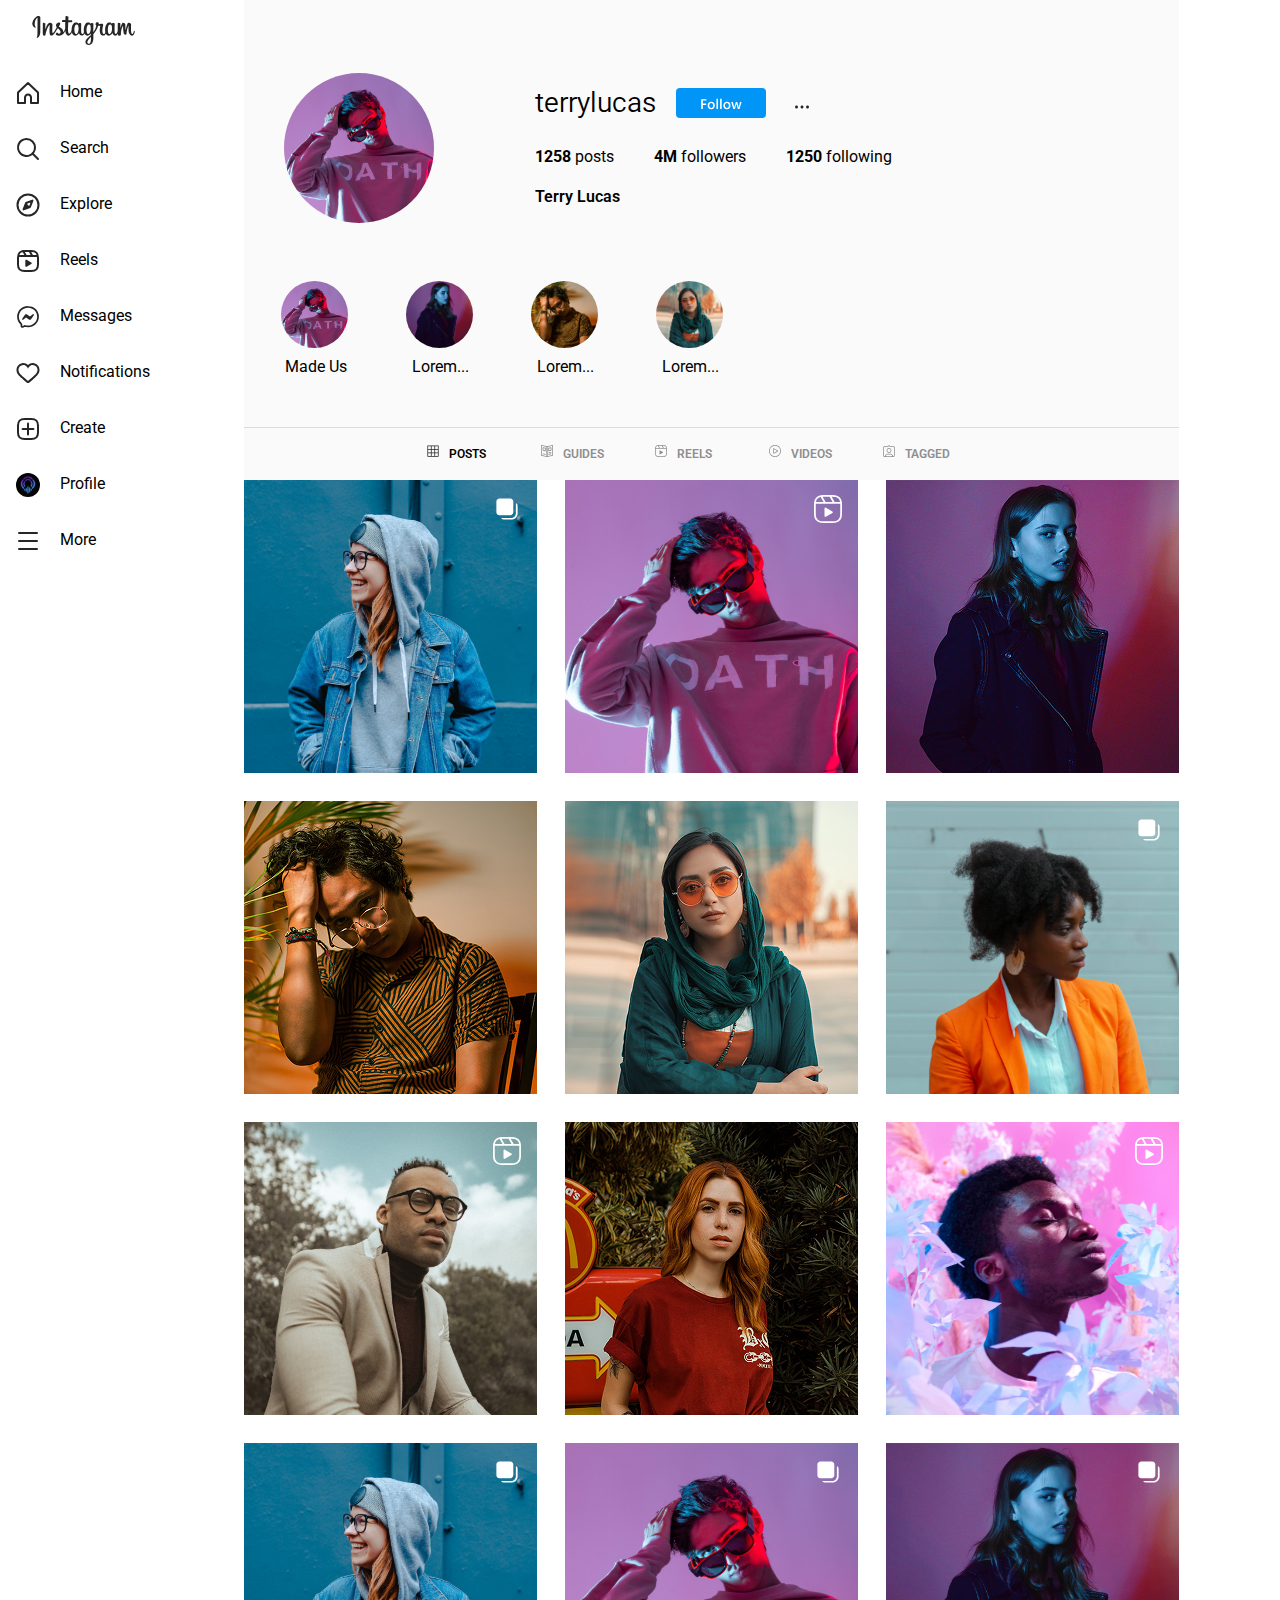
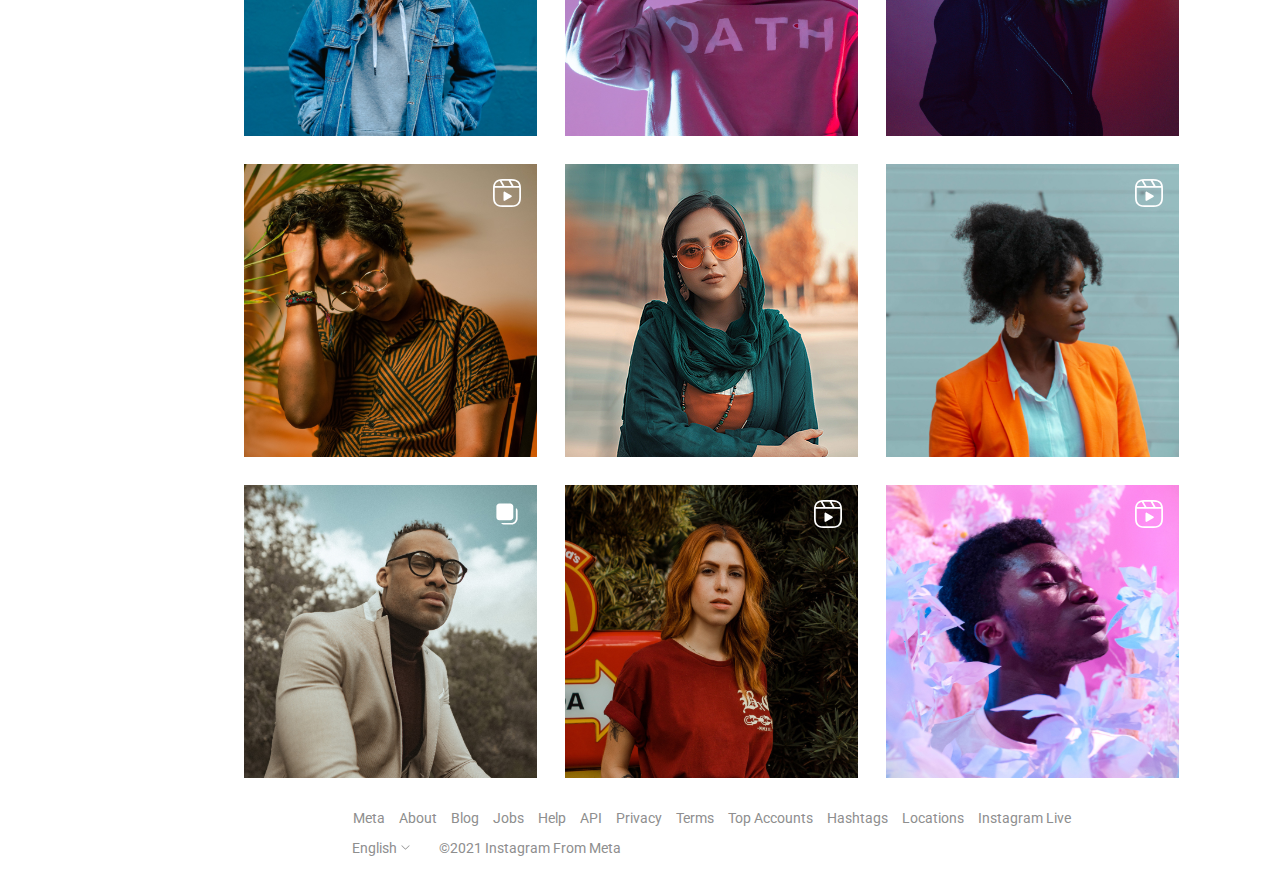
<file: index.html>
<!DOCTYPE html>
<html lang="en">
<head>
    <meta charset="UTF-8">
    <meta name="viewport" content="width=device-width, initial-scale=1.0">
    
    <link rel="preconnect" href="https://fonts.googleapis.com">
    <link rel="preconnect" href="https://fonts.gstatic.com" crossorigin>
    <link href="https://fonts.googleapis.com/css2?family=Roboto:ital,wght@0,100..900;1,100..900&display=swap" rel="stylesheet">
    <link rel="stylesheet" href="./styles/styles.css">
    <title>Nueva versión clon Instagram</title>
</head>
<body>
    
    <div class="container">

<!--
      _     _      _                
     (_)   | |    | |               
  ___ _  __| | ___| |__   __ _ _ __ 
 / __| |/ _` |/ _ \ '_ \ / _` | '__|
 \__ \ | (_| |  __/ |_) | (_| | |   
 |___/_|\__,_|\___|_.__/ \__,_|_|   
                                    
                                    -->

    <div class="sidebar">
        <div class="logo-instagram">
            <img src="images/logos/logoInstagram.svg" alt="logo Instagram">  
        </div>
        <div class="navbar">
            <nav> 
                <ul>
                    <li><a href="#" class="nav-item">
                        <span class="nav-icon"><img src="images/logos/logoHome.svg" alt="home"></span>
                        <span class="nav-text">Home</span></a></li>
                    <li><a href="#" class="nav-item">
                        <span class="nav-icon"><img src="images/logos/logoSearch.svg" alt="search"></span>
                        <span class="nav-text">Search</span></a></li>
                    <li><a href="#" class="nav-item">
                        <span class="nav-icon"><img src="images/logos/logoExplore.svg" alt="explore"></span>
                        <span class="nav-text">Explore</span></a></li>
                    <li><a href="#" class="nav-item">
                        <span class="nav-icon"><img src="images/logos/logoReels.svg" alt="reels"></span>
                        <span class="nav-text">Reels</span></a></li>    
                    <li><a href="#" class="nav-item">
                        <span class="nav-icon"><img src="images/logos/logoMessages.svg" alt="messages"></span>
                        <span class="nav-text">Messages</span></a></li>
                    <li><a href="#" class="nav-item">
                        <span class="nav-icon"><img src="images/logos/logoNotificaciones.svg" alt="Notifications"></span>
                        <span class="nav-text">Notifications</span></a></li>
                    <li><a href="#" class="nav-item">
                        <span class="nav-icon"><img src="images/logos/logoCreate.svg" alt="Create"></span>
                        <span class="nav-text">Create</span></a></li>
                    <li><a href="#" class="nav-item">
                        <span class="nav-icon"><img src="images/logos/logoProfile.svg" alt="profile"></span>
                        <span class="nav-text">Profile</span></a></li>
                    <li><a href="#" class="nav-item">
                        <span class="nav-icon"><img src="images/logos/logoMore.svg" alt="more"></span>
                        <span class="nav-text">More</span></a></li>              
                </ul>
            </nav>  
        </div>      
    </div>
<!--   
                   __ _ _      
                  / _(_) |     
  _ __  _ __ ___ | |_ _| | ___ 
 | '_ \| '__/ _ \|  _| | |/ _ \
 | |_) | | | (_) | | | | |  __/
 | .__/|_|  \___/|_| |_|_|\___|
 | |                           
 |_|                           -->

    <div class="profile-zone">
        <div class="profilePic">
            <img src="images/fotos/chico2.jfif" alt="Chico guapo posando">
        </div>
        <div class="profileBody">
            <div class="userAccount">
                <div class="userName">
                    terrylucas
                </div>
                <div class="followButton">
                    <img src="images/logos/followButton.svg" alt="follow">
                </div>
                <div class="dots">
                    <img src="images/logos/threeDots.svg" alt="More info">
                </div>
            </div>
            <div class="userStats">
                <div class="posts">
                    <b>1258</b> posts
                </div>
                <div class="followers">
                    <b>4M</b> followers
                </div>
                <div class="following">
                    <b>1250</b> following
                </div>
            </div> 
            <div class="userBio">
                Terry Lucas    
            </div>
        </div>
    </div>


<!--
  _     _       _     _ _       _     _                   _     
 | |   (_)     | |   | (_)     | |   | |                 | |    
 | |__  _  __ _| |__ | |_  __ _| |__ | |_   _ __ ___  ___| |___ 
 | '_ \| |/ _` | '_ \| | |/ _` | '_ \| __| | '__/ _ \/ _ \ / __|
 | | | | | (_| | | | | | | (_| | | | | |_  | | |  __/  __/ \__ \
 |_| |_|_|\__, |_| |_|_|_|\__, |_| |_|\__| |_|  \___|\___|_|___/
           __/ |           __/ |                                
          |___/           |___/                                 
-->
<div class="highlight-reels">
    <div class="highlightContainer">
        <div class="highlights">
            <div class="highlight1">
            <img src="images/fotos/chico2.jfif" alt="chico guapo posando">
            <p>Made Us</p>
            </div>      
        </div>    
        <div class="highlights">
            <div class="highlight2">
            <img src="images/fotos/chica3.jpg" alt="chica guapa">
            <p>Lorem...</p>
            </div>        
        </div>
        <div class="highlights">
            <div class="highlight3">
            <img src="images/fotos/chico4.jpg" alt="chico guapo">
            <p>Lorem...</p>
            </div>     
        </div>
        <div class="highlights">
            <div class="highlight4">
            <img src="images/fotos/chica5.jpg" alt="chica guapa">
            <p>Lorem...</p>
            </div>               
        </div>
    </div>
</div>
<!--
        _           _                     _     _ 
       | |         | |                   (_)   | |
  _ __ | |__   ___ | |_ ___     __ _ _ __ _  __| |
 | '_ \| '_ \ / _ \| __/ _ \   / _` | '__| |/ _` |
 | |_) | | | | (_) | || (_) | | (_| | |  | | (_| |
 | .__/|_| |_|\___/ \__\___/   \__, |_|  |_|\__,_|
 | |                            __/ |             
 |_|                           |___/              -->


<div class="gridNav">
    <div class="grid-tab">
        <div class="post-tab">
            <a href="#"><img src="images/logos/logoPosts.svg" alt="Posts">POSTS</a>
        </div>
    </div>    
    <div class="grid-tab">    
        <div class="guides">
            <a href="#"><img src="images/logos/logoGuides.svg" alt="Guides">GUIDES</a>
        </div>
    </div>    
    <div class="grid-tab">
        <div class="reels">
            <a href="#"><img src="images/logos/logoReelsGris.svg" alt="Reels">REELS</a>
        </div>
    </div>      
    <div class="grid-tab">
        <div class="videos">
            <a href="#"><img src="images/logos/logoVideos.svg" alt="Videos">VIDEOS</a>
        </div>
    </div>  
    <div class="grid-tab">
        <div class="tagged">
            <a href="#"><img src="images/logos/logoTagged.svg" alt="Tagged">TAGGED</a>
        </div>       
    </div>       
</div>
            
<div class="photo-grid">
    <div name="img1">
        <span name="grid-img"><img src="images/fotos/img1.svg" alt="chica guapa"></span>
    </div>
    <div name="img2">
        <img src="images/fotos/img2.svg" alt="chico guapo">
    </div>
    <div name="img3">
        <img src="images/fotos/chica3.jpg" alt="guapa">
    </div>
    <div name="img4">
        <img src="images/fotos/chico4.jpg" alt="guapo">
    </div>
    <div name="img5">
        <img src="images/fotos/chica5.jpg" alt="guapa">
    </div>
    <div name="img6">
        <img src="images/fotos/img6.svg" alt="guapa">
    </div>
    <div name="img7">
        <img src="images/fotos/img7.svg" alt="guapo">
    </div>
    <div name="img8">
        <img src="images/fotos/chica8.jpg" alt="guapa">
    </div>
    <div name="img9"> 
        <img src="images/fotos/img9.svg" alt="guapo">
    </div>
    <div name="img10">
        <img src="images/fotos/img1.svg" alt="chica guapa">
    </div>
    <div name="img11">
        <img src="images/fotos/img11.svg" alt="chico guapo">
    </div>
    <div name="img12">
        <img src="images/fotos/img12.svg" alt="guapa">
    </div>
    <div name="img13">
        <img src="images/fotos/img13.svg" alt="guapo">
    </div>
    <div name="img14">
        <img src="images/fotos/chica5.jpg" alt="guapa">
    </div>
    <div name="img15">
        <img src="images/fotos/img15.svg" alt="guapa">
    </div>
    <div name="img16">
        <img src="images/fotos/img16.svg" alt="guapo">
    </div>
    <div name="img17">
        <img src="images/fotos/img17.svg" alt="guapa">
    </div>
    <div name="img18">
        <img src="images/fotos/img18.svg" alt="guapo">
    </div>
</div>

<!--
              _     _ _    __            _            
             | |   | (_)  / _|          | |           
  _ __  _   _| |__ | |_  | |_ ___   ___ | |_ ___ _ __ 
 | '_ \| | | | '_ \| | | |  _/ _ \ / _ \| __/ _ \ '__|
 | |_) | |_| | |_) | | | | || (_) | (_) | ||  __/ |   
 | .__/ \__,_|_.__/|_|_| |_| \___/ \___/ \__\___|_|   
 | |                                                  
 |_|                                                  -->

    <div class="publi-footer">
        <div class="footer1">
            <nav>
                <ul>
                    <li><a href="#">Meta</a></li>
                    <li><a href="#">About</a></li>
                    <li><a href="#">Blog</a></li>
                    <li><a href="#">Jobs</a></li>
                    <li><a href="#">Help</a></li>
                    <li><a href="#">API</a></li>
                    <li><a href="#">Privacy</a></li>
                    <li><a href="#">Terms</a></li>
                    <li><a href="#">Top Accounts</a></li>
                    <li><a href="#">Hashtags</a></li>
                    <li><a href="#">Locations</a></li>
                    <li><a href="#">Instagram Live</a></li>
                </ul>
            </nav>
        </div>
        <div class="footer2">
            <nav>
                <ul>
                    <li>English <img src="images/logos/dropdown.svg" alt=""></li>
                    <li>&copy;2021 Instagram From Meta</li>
                </ul>
            </nav>
        </div>
</div>
</body>
</html>
</file>
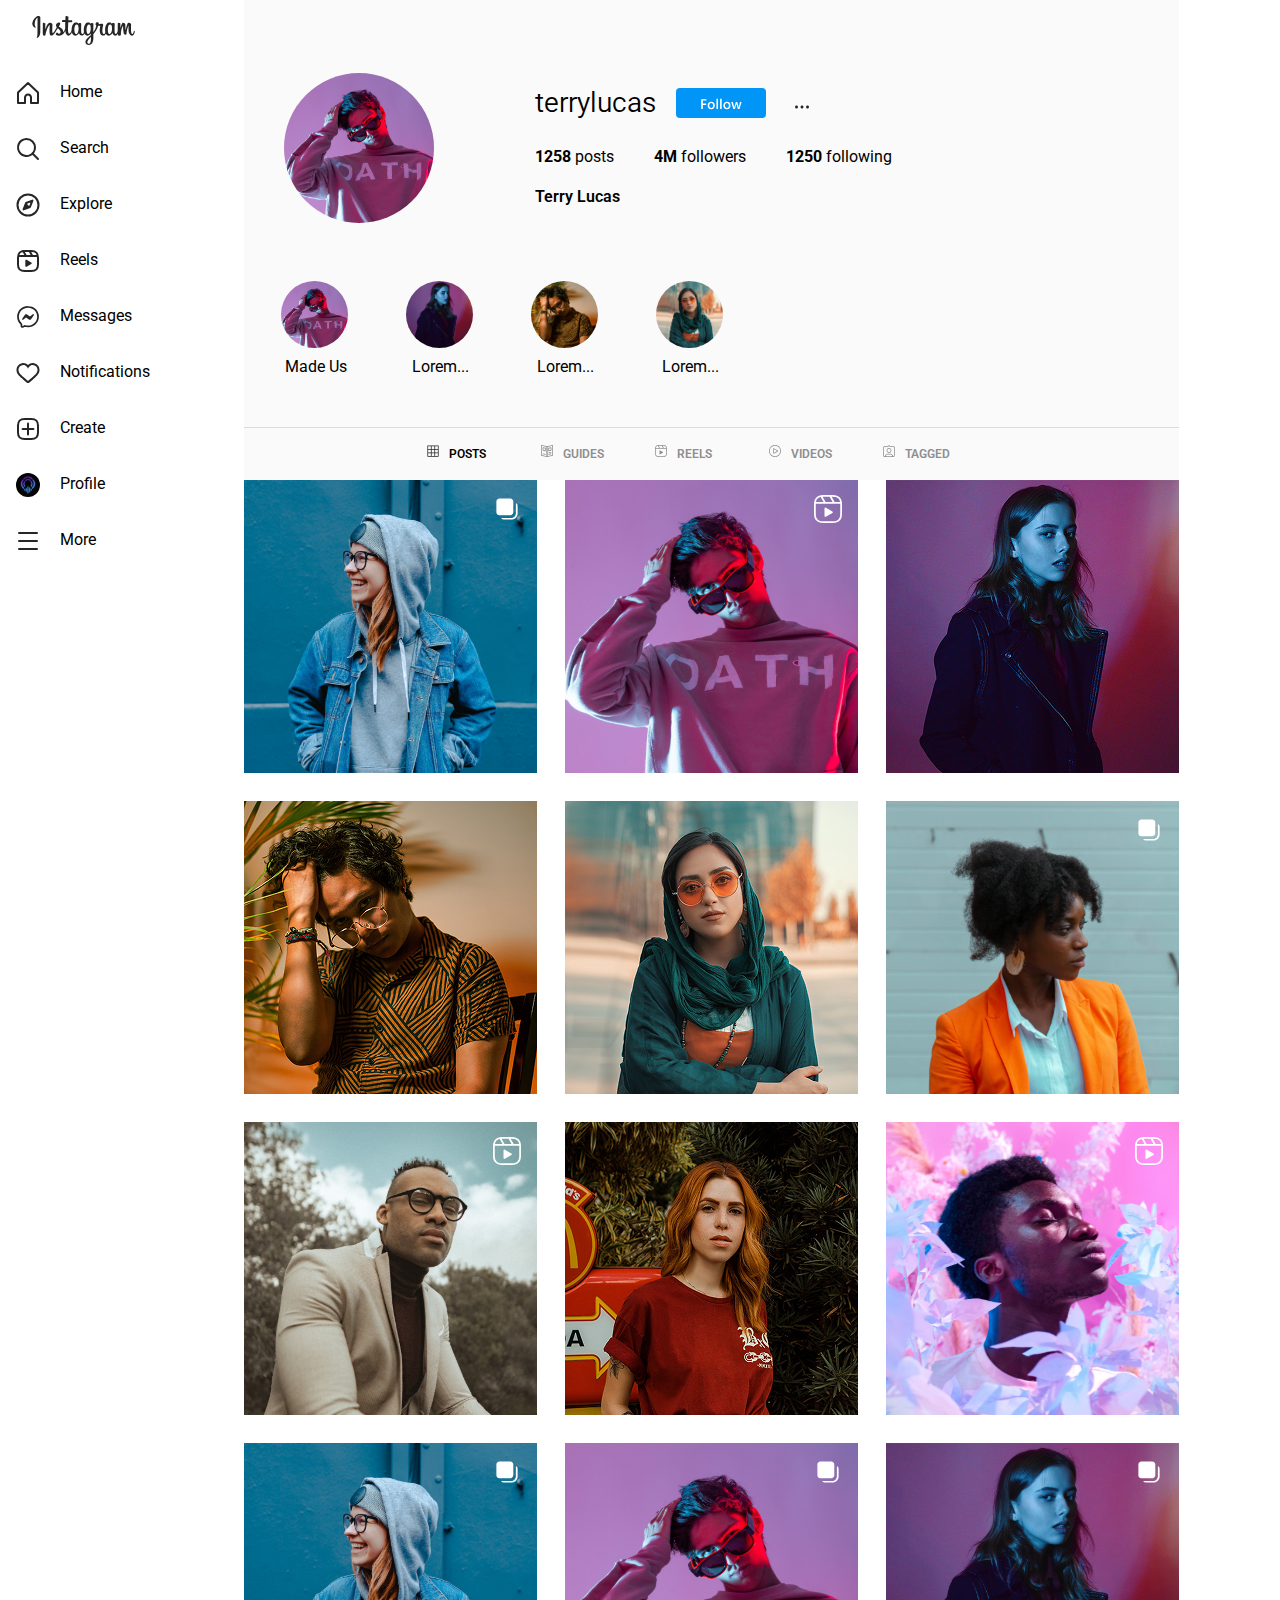
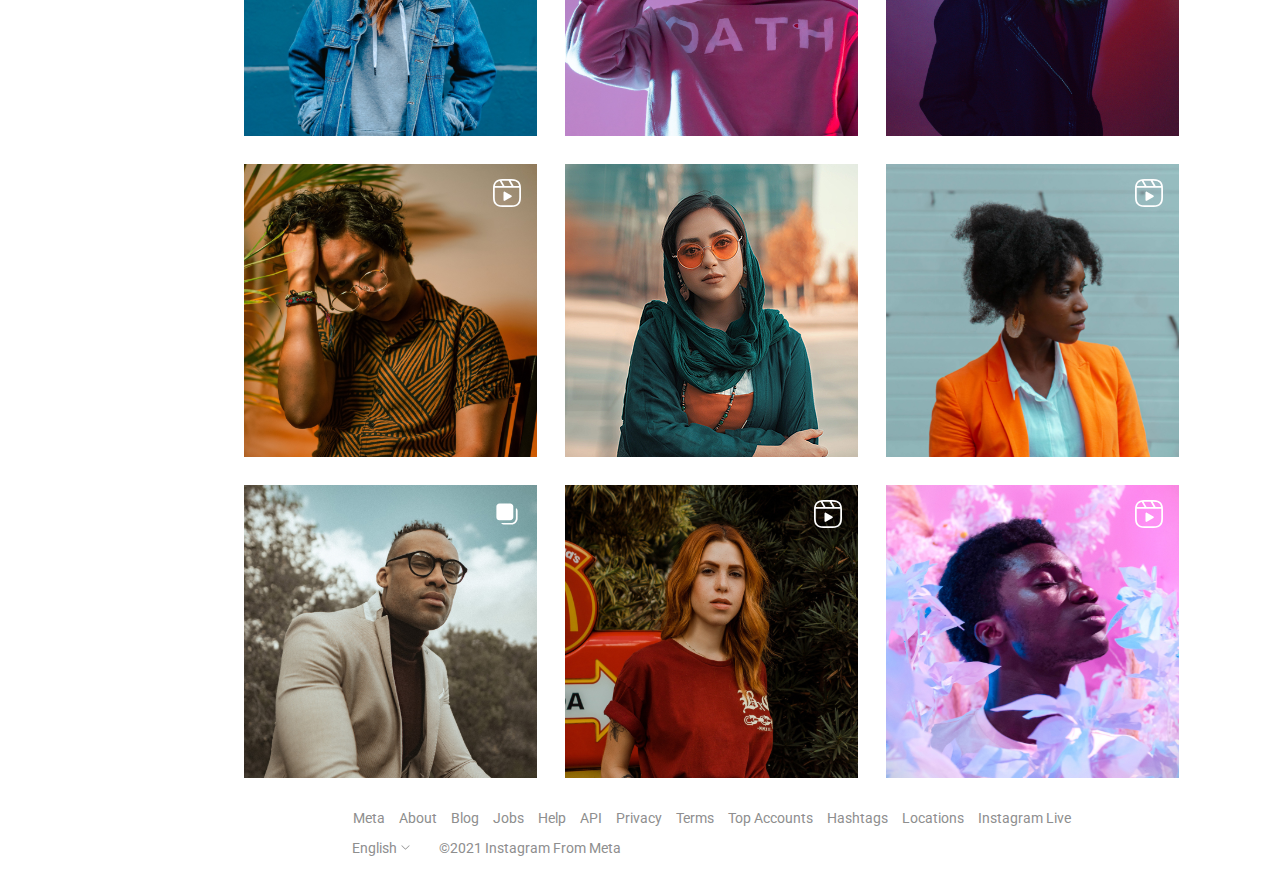
<file: instagram.html>
<!DOCTYPE html>
<html lang="en">
<head>
    <meta charset="UTF-8">
    <meta name="viewport" content="width=device-width, initial-scale=1.0">
    
    <link rel="preconnect" href="https://fonts.googleapis.com">
    <link rel="preconnect" href="https://fonts.gstatic.com" crossorigin>
    <link href="https://fonts.googleapis.com/css2?family=Roboto:ital,wght@0,100..900;1,100..900&display=swap" rel="stylesheet">
    <link rel="stylesheet" href="./styles/styles.css">
    <title>Nueva versión clon Instagram</title>
</head>
<body>
    
    <div class="container">

<!--
      _     _      _                
     (_)   | |    | |               
  ___ _  __| | ___| |__   __ _ _ __ 
 / __| |/ _` |/ _ \ '_ \ / _` | '__|
 \__ \ | (_| |  __/ |_) | (_| | |   
 |___/_|\__,_|\___|_.__/ \__,_|_|   
                                    
                                    -->

    <div class="sidebar">
        <div class="logo-instagram">
            <img src="images/logos/logoInstagram.svg" alt="logo Instagram">  
        </div>
        <div class="navbar">
            <nav> 
                <ul>
                    <li><a href="#" class="nav-item">
                        <span class="nav-icon"><img src="images/logos/logoHome.svg" alt="home"></span>
                        <span class="nav-text">Home</span></a></li>
                    <li><a href="#" class="nav-item">
                        <span class="nav-icon"><img src="images/logos/logoSearch.svg" alt="search"></span>
                        <span class="nav-text">Search</span></a></li>
                    <li><a href="#" class="nav-item">
                        <span class="nav-icon"><img src="images/logos/logoExplore.svg" alt="explore"></span>
                        <span class="nav-text">Explore</span></a></li>
                    <li><a href="#" class="nav-item">
                        <span class="nav-icon"><img src="images/logos/logoReels.svg" alt="reels"></span>
                        <span class="nav-text">Reels</span></a></li>    
                    <li><a href="#" class="nav-item">
                        <span class="nav-icon"><img src="images/logos/logoMessages.svg" alt="messages"></span>
                        <span class="nav-text">Messages</span></a></li>
                    <li><a href="#" class="nav-item">
                        <span class="nav-icon"><img src="images/logos/logoNotificaciones.svg" alt="Notifications"></span>
                        <span class="nav-text">Notifications</span></a></li>
                    <li><a href="#" class="nav-item">
                        <span class="nav-icon"><img src="images/logos/logoCreate.svg" alt="Create"></span>
                        <span class="nav-text">Create</span></a></li>
                    <li><a href="#" class="nav-item">
                        <span class="nav-icon"><img src="images/logos/logoProfile.svg" alt="profile"></span>
                        <span class="nav-text">Profile</span></a></li>
                    <li><a href="#" class="nav-item">
                        <span class="nav-icon"><img src="images/logos/logoMore.svg" alt="more"></span>
                        <span class="nav-text">More</span></a></li>              
                </ul>
            </nav>  
        </div>      
    </div>
<!--   
                   __ _ _      
                  / _(_) |     
  _ __  _ __ ___ | |_ _| | ___ 
 | '_ \| '__/ _ \|  _| | |/ _ \
 | |_) | | | (_) | | | | |  __/
 | .__/|_|  \___/|_| |_|_|\___|
 | |                           
 |_|                           -->

    <div class="profile-zone">
        <div class="profilePic">
            <img src="images/fotos/chico2.jfif" alt="Chico guapo posando">
        </div>
        <div class="profileBody">
            <div class="userAccount">
                <div class="userName">
                    terrylucas
                </div>
                <div class="followButton">
                    <img src="images/logos/followButton.svg" alt="follow">
                </div>
                <div class="dots">
                    <img src="images/logos/threeDots.svg" alt="More info">
                </div>
            </div>
            <div class="userStats">
                <div class="posts">
                    <b>1258</b> posts
                </div>
                <div class="followers">
                    <b>4M</b> followers
                </div>
                <div class="following">
                    <b>1250</b> following
                </div>
            </div> 
            <div class="userBio">
                Terry Lucas    
            </div>
        </div>
    </div>


<!--
  _     _       _     _ _       _     _                   _     
 | |   (_)     | |   | (_)     | |   | |                 | |    
 | |__  _  __ _| |__ | |_  __ _| |__ | |_   _ __ ___  ___| |___ 
 | '_ \| |/ _` | '_ \| | |/ _` | '_ \| __| | '__/ _ \/ _ \ / __|
 | | | | | (_| | | | | | | (_| | | | | |_  | | |  __/  __/ \__ \
 |_| |_|_|\__, |_| |_|_|_|\__, |_| |_|\__| |_|  \___|\___|_|___/
           __/ |           __/ |                                
          |___/           |___/                                 
-->
<div class="highlight-reels">
    <div class="highlightContainer">
        <div class="highlights">
            <div class="highlight1">
            <img src="images/fotos/chico2.jfif" alt="chico guapo posando">
            <p>Made Us</p>
            </div>      
        </div>    
        <div class="highlights">
            <div class="highlight2">
            <img src="images/fotos/chica3.jpg" alt="chica guapa">
            <p>Lorem...</p>
            </div>        
        </div>
        <div class="highlights">
            <div class="highlight3">
            <img src="images/fotos/chico4.jpg" alt="chico guapo">
            <p>Lorem...</p>
            </div>     
        </div>
        <div class="highlights">
            <div class="highlight4">
            <img src="images/fotos/chica5.jpg" alt="chica guapa">
            <p>Lorem...</p>
            </div>               
        </div>
    </div>
</div>
<!--
        _           _                     _     _ 
       | |         | |                   (_)   | |
  _ __ | |__   ___ | |_ ___     __ _ _ __ _  __| |
 | '_ \| '_ \ / _ \| __/ _ \   / _` | '__| |/ _` |
 | |_) | | | | (_) | || (_) | | (_| | |  | | (_| |
 | .__/|_| |_|\___/ \__\___/   \__, |_|  |_|\__,_|
 | |                            __/ |             
 |_|                           |___/              -->


<div class="gridNav">
    <div class="grid-tab">
        <div class="post-tab">
            <a href="#"><img src="images/logos/logoPosts.svg" alt="Posts">POSTS</a>
        </div>
    </div>    
    <div class="grid-tab">    
        <div class="guides">
            <a href="#"><img src="images/logos/logoGuides.svg" alt="Guides">GUIDES</a>
        </div>
    </div>    
    <div class="grid-tab">
        <div class="reels">
            <a href="#"><img src="images/logos/logoReelsGris.svg" alt="Reels">REELS</a>
        </div>
    </div>      
    <div class="grid-tab">
        <div class="videos">
            <a href="#"><img src="images/logos/logoVideos.svg" alt="Videos">VIDEOS</a>
        </div>
    </div>  
    <div class="grid-tab">
        <div class="tagged">
            <a href="#"><img src="images/logos/logoTagged.svg" alt="Tagged">TAGGED</a>
        </div>       
    </div>       
</div>
            
<div class="photo-grid">
    <div name="img1">
        <img src="images/fotos/img1.svg" alt="chica guapa">
    </div>
    <div name="img2">
        <img src="images/fotos/img2.svg" alt="chico guapo">
    </div>
    <div name="img3">
        <img src="images/fotos/chica3.jpg" alt="guapa">
    </div>
    <div name="img4">
        <img src="images/fotos/chico4.jpg" alt="guapo">
    </div>
    <div name="img5">
        <img src="images/fotos/chica5.jpg" alt="guapa">
    </div>
    <div name="img6">
        <img src="images/fotos/img6.svg" alt="guapa">
    </div>
    <div name="img7">
        <img src="images/fotos/img7.svg" alt="guapo">
    </div>
    <div name="img8">
        <img src="images/fotos/chica8.jpg" alt="guapa">
    </div>
    <div name="img9"> 
        <img src="images/fotos/img9.svg" alt="guapo">
    </div>
    <div name="img10">
        <img src="images/fotos/img1.svg" alt="chica guapa">
    </div>
    <div name="img11">
        <img src="images/fotos/img11.svg" alt="chico guapo">
    </div>
    <div name="img12">
        <img src="images/fotos/img12.svg" alt="guapa">
    </div>
    <div name="img13">
        <img src="images/fotos/img13.svg" alt="guapo">
    </div>
    <div name="img14">
        <img src="images/fotos/chica5.jpg" alt="guapa">
    </div>
    <div name="img15">
        <img src="images/fotos/img15.svg" alt="guapa">
    </div>
    <div name="img16">
        <img src="images/fotos/img16.svg" alt="guapo">
    </div>
    <div name="img17">
        <img src="images/fotos/img17.svg" alt="guapa">
    </div>
    <div name="img18">
        <img src="images/fotos/img18.svg" alt="guapo">
    </div>
</div>

<!--
              _     _ _    __            _            
             | |   | (_)  / _|          | |           
  _ __  _   _| |__ | |_  | |_ ___   ___ | |_ ___ _ __ 
 | '_ \| | | | '_ \| | | |  _/ _ \ / _ \| __/ _ \ '__|
 | |_) | |_| | |_) | | | | || (_) | (_) | ||  __/ |   
 | .__/ \__,_|_.__/|_|_| |_| \___/ \___/ \__\___|_|   
 | |                                                  
 |_|                                                  -->

    <div class="publi-footer">
        <div class="footer1">
            <nav>
                <ul>
                    <li><a href="#">Meta</a></li>
                    <li><a href="#">About</a></li>
                    <li><a href="#">Blog</a></li>
                    <li><a href="#">Jobs</a></li>
                    <li><a href="#">Help</a></li>
                    <li><a href="#">API</a></li>
                    <li><a href="#">Privacy</a></li>
                    <li><a href="#">Terms</a></li>
                    <li><a href="#">Top Accounts</a></li>
                    <li><a href="#">Hashtags</a></li>
                    <li><a href="#">Locations</a></li>
                    <li><a href="#">Instagram Live</a></li>
                </ul>
            </nav>
        </div>
        <div class="footer2">
            <nav>
                <ul>
                    <li>English <img src="images/logos/dropdown.svg" alt=""></li>
                    <li>&copy;2021 Instagram From Meta</li>
                </ul>
            </nav>
        </div>
</div>
</body>
</html>
</file>
<file: styles/styles.css>
@import url('reset.css');    
@import url('sidebar.css');
@import url('profile.css');
@import url('highlights.css');
@import url('photogrid.css');
@import url('publifooter.css');
@import url('mediaqueries.css');
</file>
